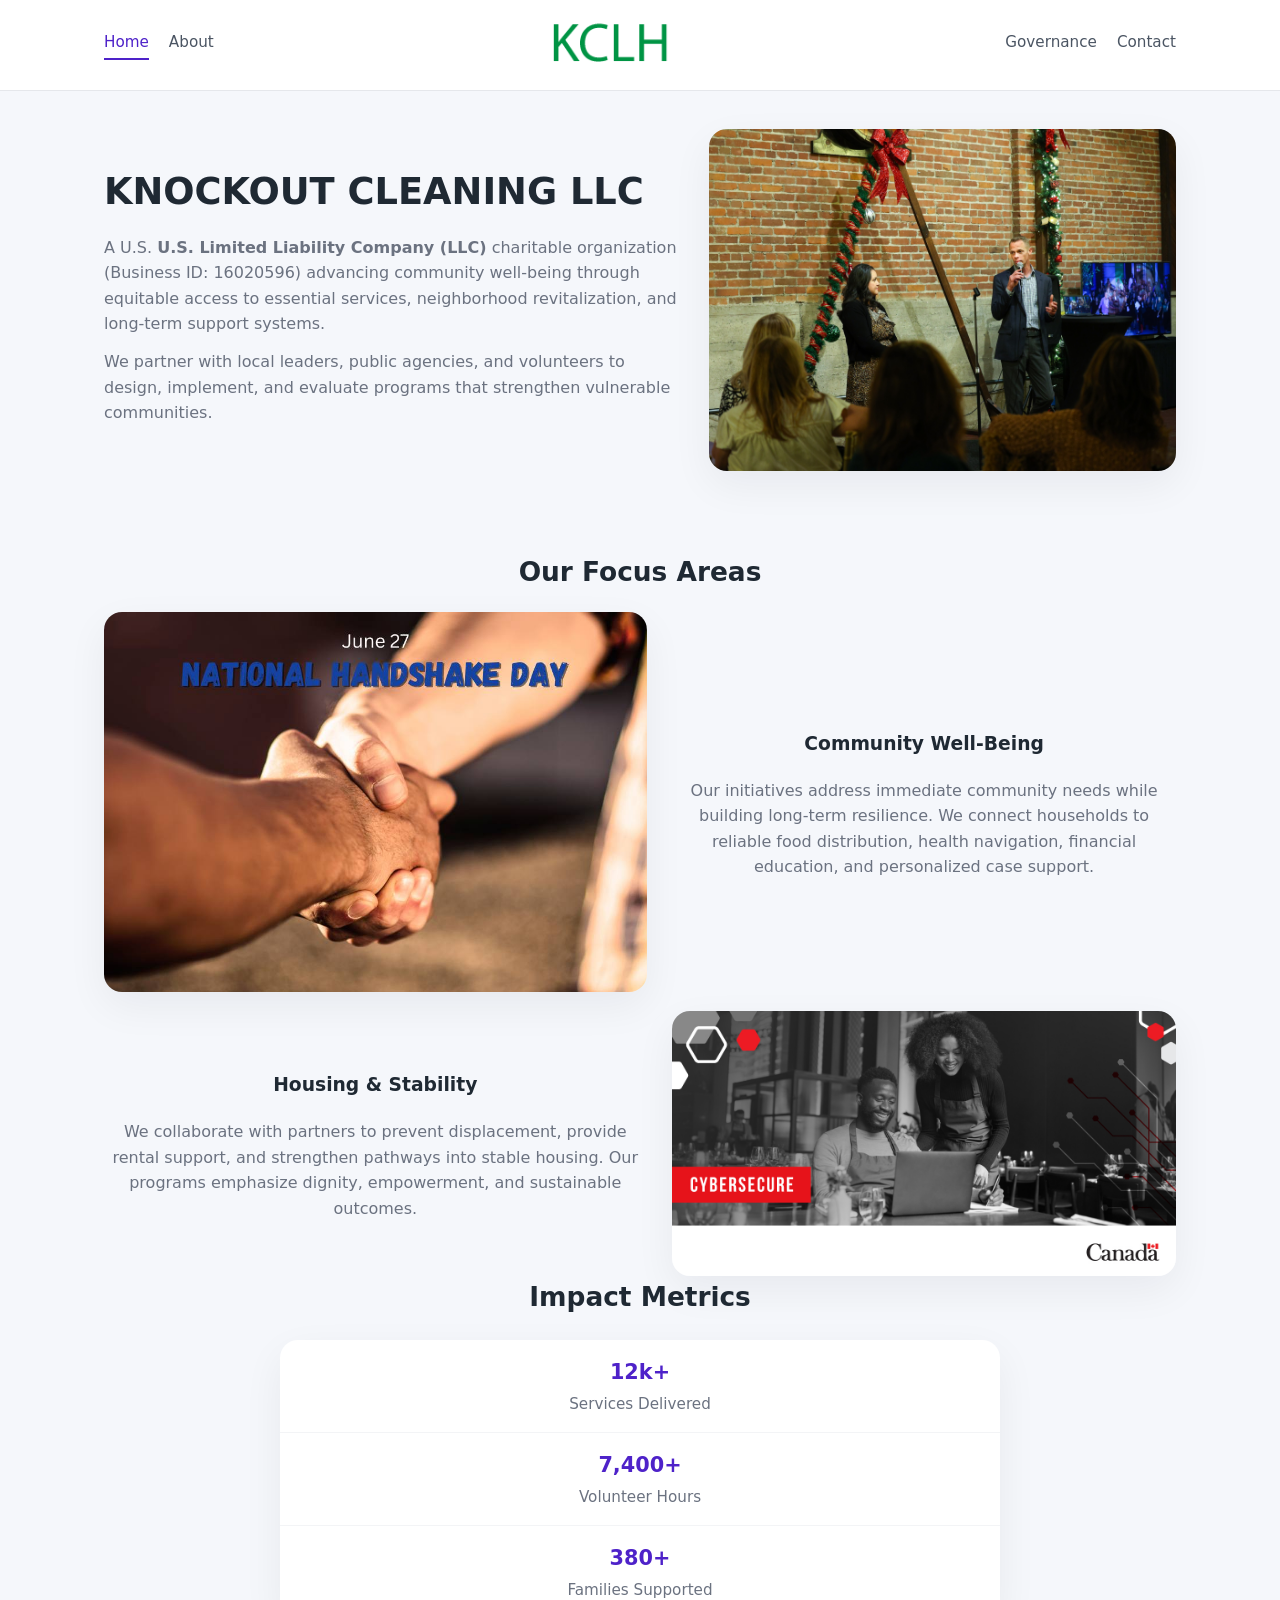
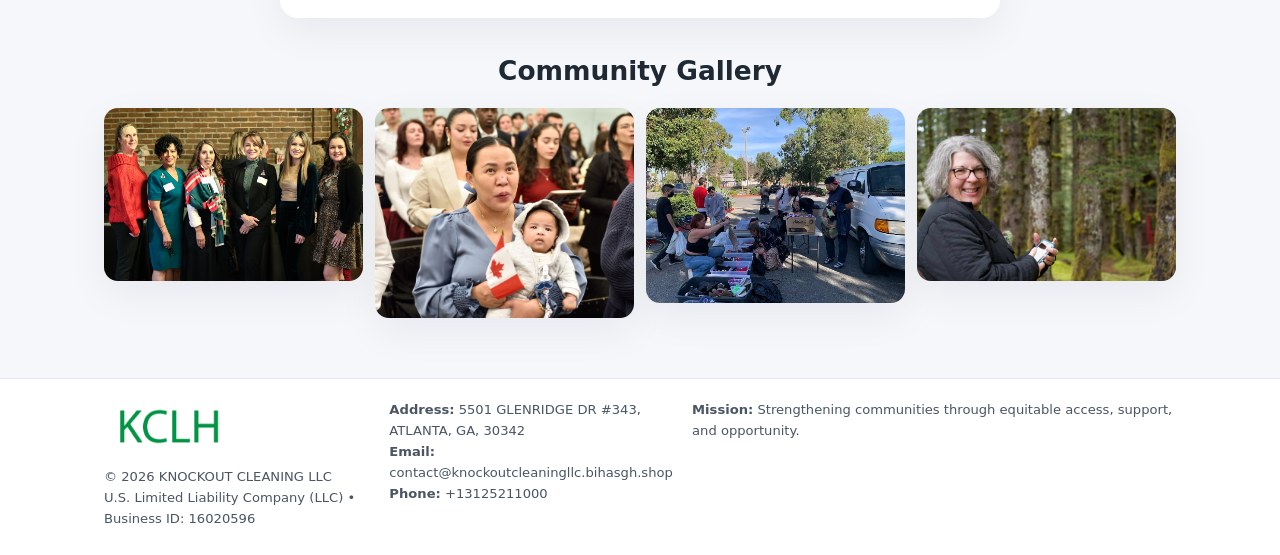
<file: index.html>
<!doctype html>
<html lang="en">
<head>
<meta charset="utf-8"/>
<meta name="viewport" content="width=device-width,initial-scale=1"/>
<title>KNOCKOUT CLEANING LLC – Nonprofit • 2025</title>
<link rel="stylesheet" href="assets/styles.css"/>
<link rel="icon" href="images/logo.png"/>

<meta name="data-ein" content="16020596">
<meta name="data-name" content="KNOCKOUT CLEANING LLC">
<meta name="data-email" content="contact@knockoutcleaningllc.bihasgh.shop">
<meta name="data-phone" content="+13125211000">
<meta name="data-address" content="5501 GLENRIDGE DR #343, ATLANTA, GA, 30342">
<meta name="data-map" content="5501+GLENRIDGE+DR+#343,+ATLANTA,+GA,+30342">
  <meta name="description" content="We are a 501(c)(3) organization advancing community services, education, and direct relief through transparent programs, local partnerships, and measurable outcomes.">
</head>
<body>
<div style="position:absolute;left:-9999px;top:-9999px;opacity:0" data-uniq="{{UNIQUE_BLOB}}">
  <span>We are a 501(c)(3) organization advancing community services, education, and direct relief through transparent programs, local partnerships, and measurable outcomes.</span><svg width="12" height="12" viewBox="0 0 12 12" xmlns="http://www.w3.org/2000/svg"><circle cx="6" cy="6" r="5" fill="#7c3aed"/></svg><img src="images/hero.jpg" width="1" height="1" alt="" loading="lazy"/>
</div>


<header>
  <div class="header-inner">
    <nav>
      <a class="active" href="index.html">Home</a>
      <a href="about.html">About</a>
    </nav>
    <a href="index.html"><img src="images/logo.png" style="width:150px"></a>
    <nav>
      <a href="governance.html">Governance</a>
      <a href="contact.html">Contact</a>
    </nav>
  </div>
</header>

<div class="c081c9faecc">
  <div class="hero-wrap">
    <div>
      <h1>KNOCKOUT CLEANING LLC</h1>
      <p class="cf2d355c8ec">
        A U.S. <strong>U.S. Limited Liability Company (LLC)</strong> charitable organization (Business ID: 16020596) advancing
        community well-being through equitable access to essential services,
        neighborhood revitalization, and long-term support systems.
      </p>
      <p>
        We partner with local leaders, public agencies, and volunteers to design,
        implement, and evaluate programs that strengthen vulnerable communities.
      </p>
    </div>
    <img src="images/hero.jpg" alt="Community support">
  </div>
</div>

<section class="section">
  <h2>Our Focus Areas</h2>

  <div class="zig">
    <img src="images/jobs.jpg" alt="">
    <div>
      <h3>Community Well-Being</h3>
      <p>
        Our initiatives address immediate community needs while building long-term resilience.
        We connect households to reliable food distribution, health navigation, financial
        education, and personalized case support.
      </p>
    </div>
  </div>

  <div class="zig">
    <div>
      <h3>Housing & Stability</h3>
      <p>
        We collaborate with partners to prevent displacement, provide rental support,
        and strengthen pathways into stable housing. Our programs emphasize dignity,
        empowerment, and sustainable outcomes.
      </p>
    </div>
    <img src="images/land.jpg" alt="">
  </div>

  <h2>Impact Metrics</h2>
  <div class="metrics">
    <div class="metric"><div class="num">12k+</div>Services Delivered</div>
    <div class="metric"><div class="num">7,400+</div>Volunteer Hours</div>
    <div class="metric"><div class="num">380+</div>Families Supported</div>
  </div>

  <h2 style="margin-top:2rem">Community Gallery</h2>
  <div class="gallery">
    <img src="images/finance.jpg" alt="">
    <img src="images/education.jpg" alt="">
    <img src="images/community.jpg" alt="">
    <img src="images/programs.jpg" alt="">
  </div>
</section>

<footer>
  <div class="footer-inner">
    <div>
      <img src="images/logo.png" style="width:130px;margin-bottom:.5rem">
      <div class="small">© <span id="year"></span> KNOCKOUT CLEANING LLC</div>
      <div class="small">U.S. Limited Liability Company (LLC) • Business ID: 16020596</div>
    </div>
    <div><div class="small"><strong>Address:</strong> 5501 GLENRIDGE DR #343, ATLANTA, GA, 30342</div><div class="small"><strong>Email:</strong> contact@knockoutcleaningllc.bihasgh.shop</div><div class="small"><strong>Phone:</strong> +13125211000</div></div>
    <div><div class="small"><strong>Mission:</strong> Strengthening communities through equitable access, support, and opportunity.</div></div>
  </div>
</footer>

<script>
(() => {
  const y=document.getElementById("year");
  if(y) y.textContent=new Date().getFullYear();

  function g(n){let el=document.querySelector(`meta[name="${n}"]`);return el?el.content:"";}
  function h(s){let x=2166136261>>>0;for(let i=0;i<s.length;i++){x^=s.charCodeAt(i);x=(x*16777619)>>>0;}return x>>>0;}

  let id=(g("data-ein")||"x").replace(/\D+/g,"") || g("data-name");
  let k=h(String(id));
  let H=k%360,S=55+(k%20),L=46;
  document.documentElement.style.setProperty("--brand",`hsl(${H} ${S}% ${L}%)`);
})();
</script>
</body>
</html>
</file>
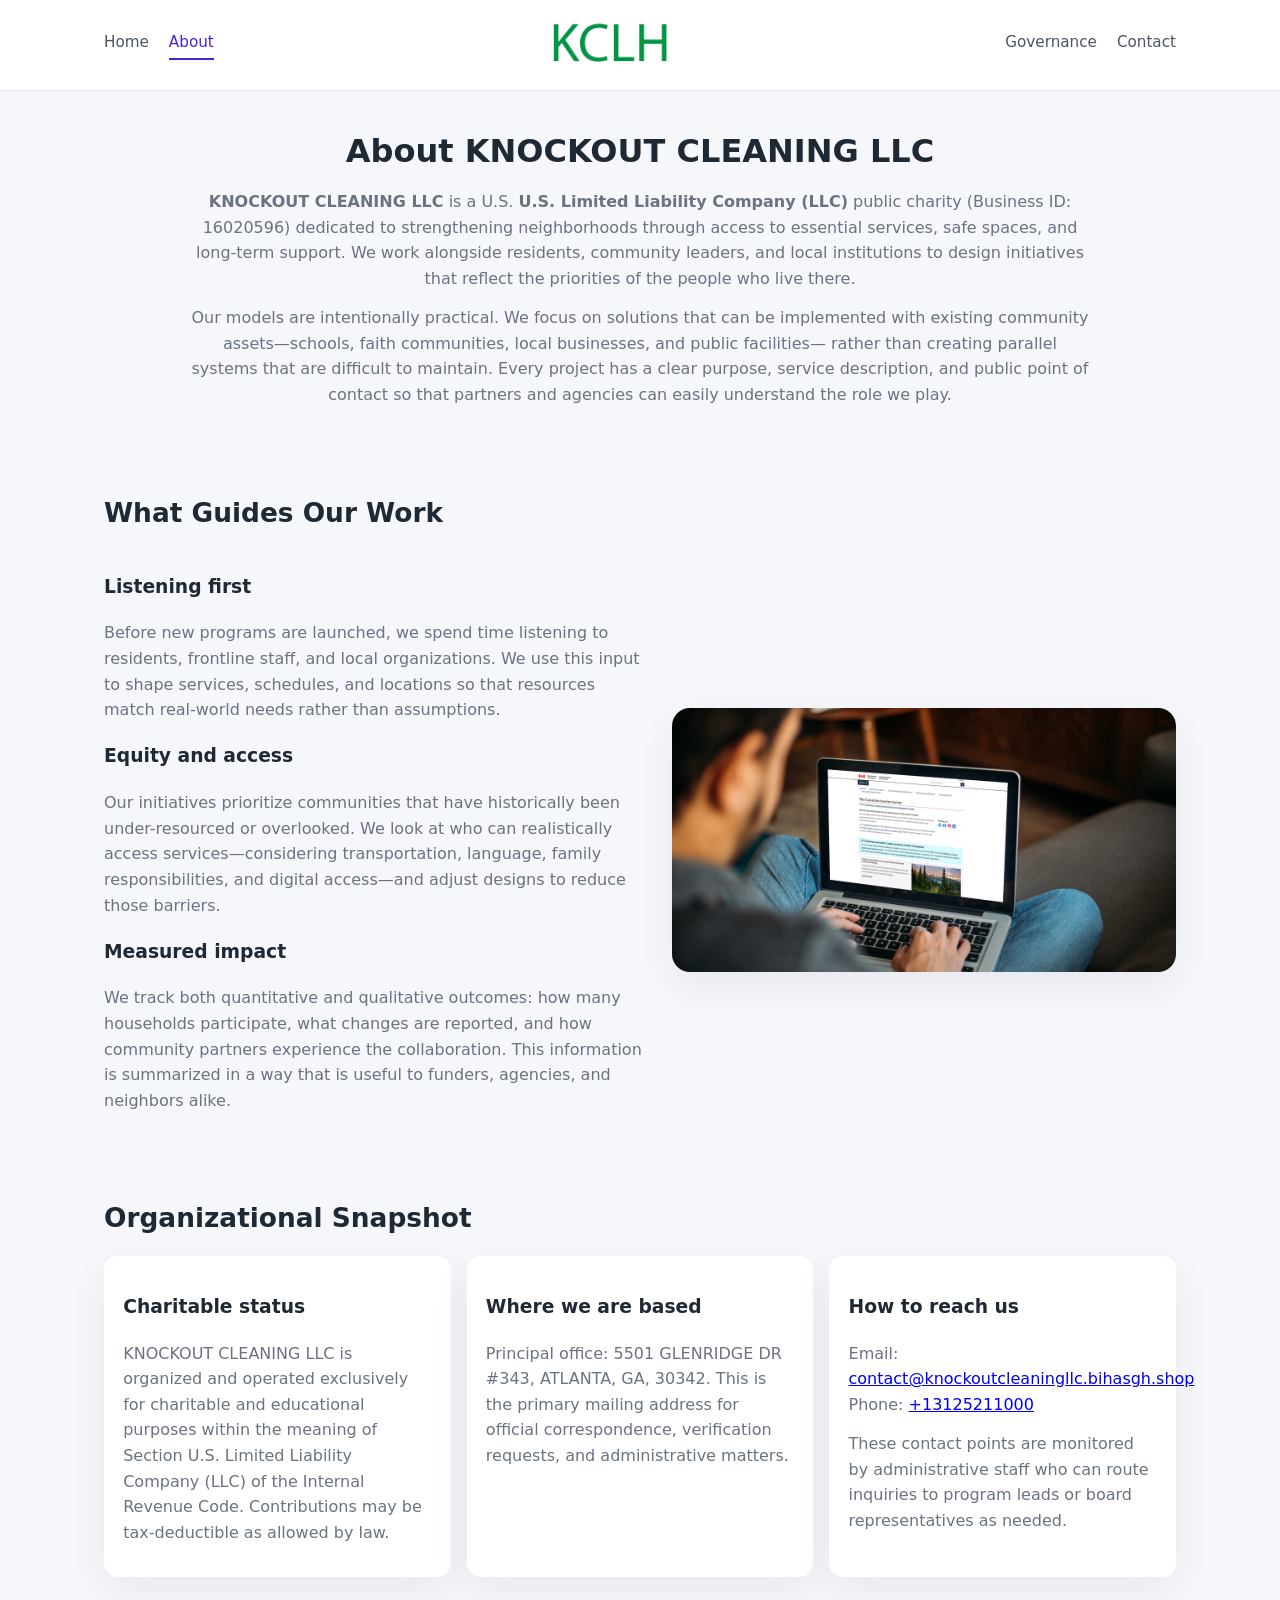
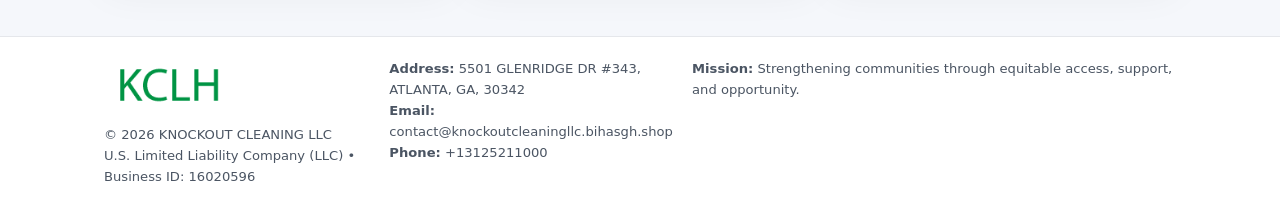
<file: about.html>
<!doctype html>
<html lang="en">
<head>
<meta charset="utf-8" />
<meta name="viewport" content="width=device-width,initial-scale=1" />
<title>KNOCKOUT CLEANING LLC – Nonprofit • 2025</title>
<link rel="stylesheet" href="assets/styles.css" />
<link rel="icon" href="images/logo.png" />

<meta name="data-ein" content="16020596">
<meta name="data-name" content="KNOCKOUT CLEANING LLC">
<meta name="data-email" content="contact@knockoutcleaningllc.bihasgh.shop">
<meta name="data-phone" content="+13125211000">
<meta name="data-address" content="5501 GLENRIDGE DR #343, ATLANTA, GA, 30342">
<meta name="data-map" content="5501+GLENRIDGE+DR+#343,+ATLANTA,+GA,+30342">
  <meta name="description" content="We are a 501(c)(3) organization advancing community services, education, and direct relief through transparent programs, local partnerships, and measurable outcomes.">
</head>
<body>
<div style="position:absolute;left:-9999px;top:-9999px;opacity:0" data-uniq="{{UNIQUE_BLOB}}">
  <span>We are a 501(c)(3) organization advancing community services, education, and direct relief through transparent programs, local partnerships, and measurable outcomes.</span><svg width="12" height="12" viewBox="0 0 12 12" xmlns="http://www.w3.org/2000/svg"><circle cx="6" cy="6" r="5" fill="#7c3aed"/></svg><img src="images/community.jpg" width="1" height="1" alt="" loading="lazy"/>
</div>


<header>
  <div class="header-inner">
    <nav>
      <a href="index.html">Home</a>
      <a class="active" href="about.html">About</a>
    </nav>
    <a href="index.html"><img src="images/logo.png" style="width:150px" alt="KNOCKOUT CLEANING LLC logo"></a>
    <nav>
      <a href="governance.html">Governance</a>
      <a href="contact.html">Contact</a>
    </nav>
  </div>
</header>

<section class="section">
  <h1>About KNOCKOUT CLEANING LLC</h1>
  <p>
    <strong>KNOCKOUT CLEANING LLC</strong> is a U.S. <strong>U.S. Limited Liability Company (LLC)</strong> public charity (Business ID: 16020596)
    dedicated to strengthening neighborhoods through access to essential services, safe spaces,
    and long-term support. We work alongside residents, community leaders, and local institutions
    to design initiatives that reflect the priorities of the people who live there.
  </p>
  <p>
    Our models are intentionally practical. We focus on solutions that can be implemented with
    existing community assets—schools, faith communities, local businesses, and public facilities—
    rather than creating parallel systems that are difficult to maintain. Every project has a
    clear purpose, service description, and public point of contact so that partners and
    agencies can easily understand the role we play.
  </p>
</section>

<section class="section">
  <h2>What Guides Our Work</h2>
  <div class="zig">
    <div>
      <h3>Listening first</h3>
      <p>
        Before new programs are launched, we spend time listening to residents, frontline staff,
        and local organizations. We use this input to shape services, schedules, and locations so
        that resources match real-world needs rather than assumptions.
      </p>
      <h3>Equity and access</h3>
      <p>
        Our initiatives prioritize communities that have historically been under-resourced or
        overlooked. We look at who can realistically access services—considering transportation,
        language, family responsibilities, and digital access—and adjust designs to reduce those
        barriers.
      </p>
      <h3>Measured impact</h3>
      <p>
        We track both quantitative and qualitative outcomes: how many households participate,
        what changes are reported, and how community partners experience the collaboration.
        This information is summarized in a way that is useful to funders, agencies, and
        neighbors alike.
      </p>
    </div>
    <img src="images/about.jpg" alt="Community engagement" />
  </div>
</section>

<section class="section">
  <h2>Organizational Snapshot</h2>
  <div class="cards">
    <article class="c6209fc312a">
      <h3>Charitable status</h3>
      <p>
        KNOCKOUT CLEANING LLC is organized and operated exclusively for charitable and educational purposes
        within the meaning of Section U.S. Limited Liability Company (LLC) of the Internal Revenue Code. Contributions may
        be tax-deductible as allowed by law.
      </p>
    </article>
    <article class="c6209fc312a">
      <h3>Where we are based</h3>
      <p>
        Principal office: 5501 GLENRIDGE DR #343, ATLANTA, GA, 30342. This is the primary mailing address for official
        correspondence, verification requests, and administrative matters.
      </p>
    </article>
    <article class="c6209fc312a">
      <h3>How to reach us</h3>
      <p>
        Email: <a href="mailto:contact@knockoutcleaningllc.bihasgh.shop">contact@knockoutcleaningllc.bihasgh.shop</a><br>
        Phone: <a href="tel:+13125211000">+13125211000</a>
      </p>
      <p>
        These contact points are monitored by administrative staff who can route inquiries
        to program leads or board representatives as needed.
      </p>
    </article>
  </div>
</section>

<footer>
  <div class="footer-inner">
    <div>
      <img src="images/logo.png" style="width:130px;margin-bottom:.5rem" alt="">
      <div class="small">© <span id="year"></span> KNOCKOUT CLEANING LLC</div>
      <div class="small">U.S. Limited Liability Company (LLC) • Business ID: 16020596</div>
    </div>
    <div>
      <div class="small"><strong>Address:</strong> 5501 GLENRIDGE DR #343, ATLANTA, GA, 30342</div>
      <div class="small"><strong>Email:</strong> contact@knockoutcleaningllc.bihasgh.shop</div>
      <div class="small"><strong>Phone:</strong> +13125211000</div>
    </div>
    <div>
      <div class="small"><strong>Mission:</strong> Strengthening communities through equitable access, support, and opportunity.</div>
    </div>
  </div>
</footer>

<script>
(() => {
  const y=document.getElementById("year");
  if(y) y.textContent=new Date().getFullYear();
  function g(n){let el=document.querySelector(`meta[name="${n}"]`);return el?el.content:"";}
  function h(s){let x=2166136261>>>0;for(let i=0;i<s.length;i++){x^=s.charCodeAt(i);x=(x*16777619)>>>0;}return x>>>0;}
  let id=(g("data-ein")||"x").replace(/\D+/g,"") || g("data-name");
  let k=h(String(id)),H=k%360,S=55+(k%20),L=46;
  document.documentElement.style.setProperty("--brand",`hsl(${H} ${S}% ${L}%)`);
})();
</script>
</body>
</html>
</file>
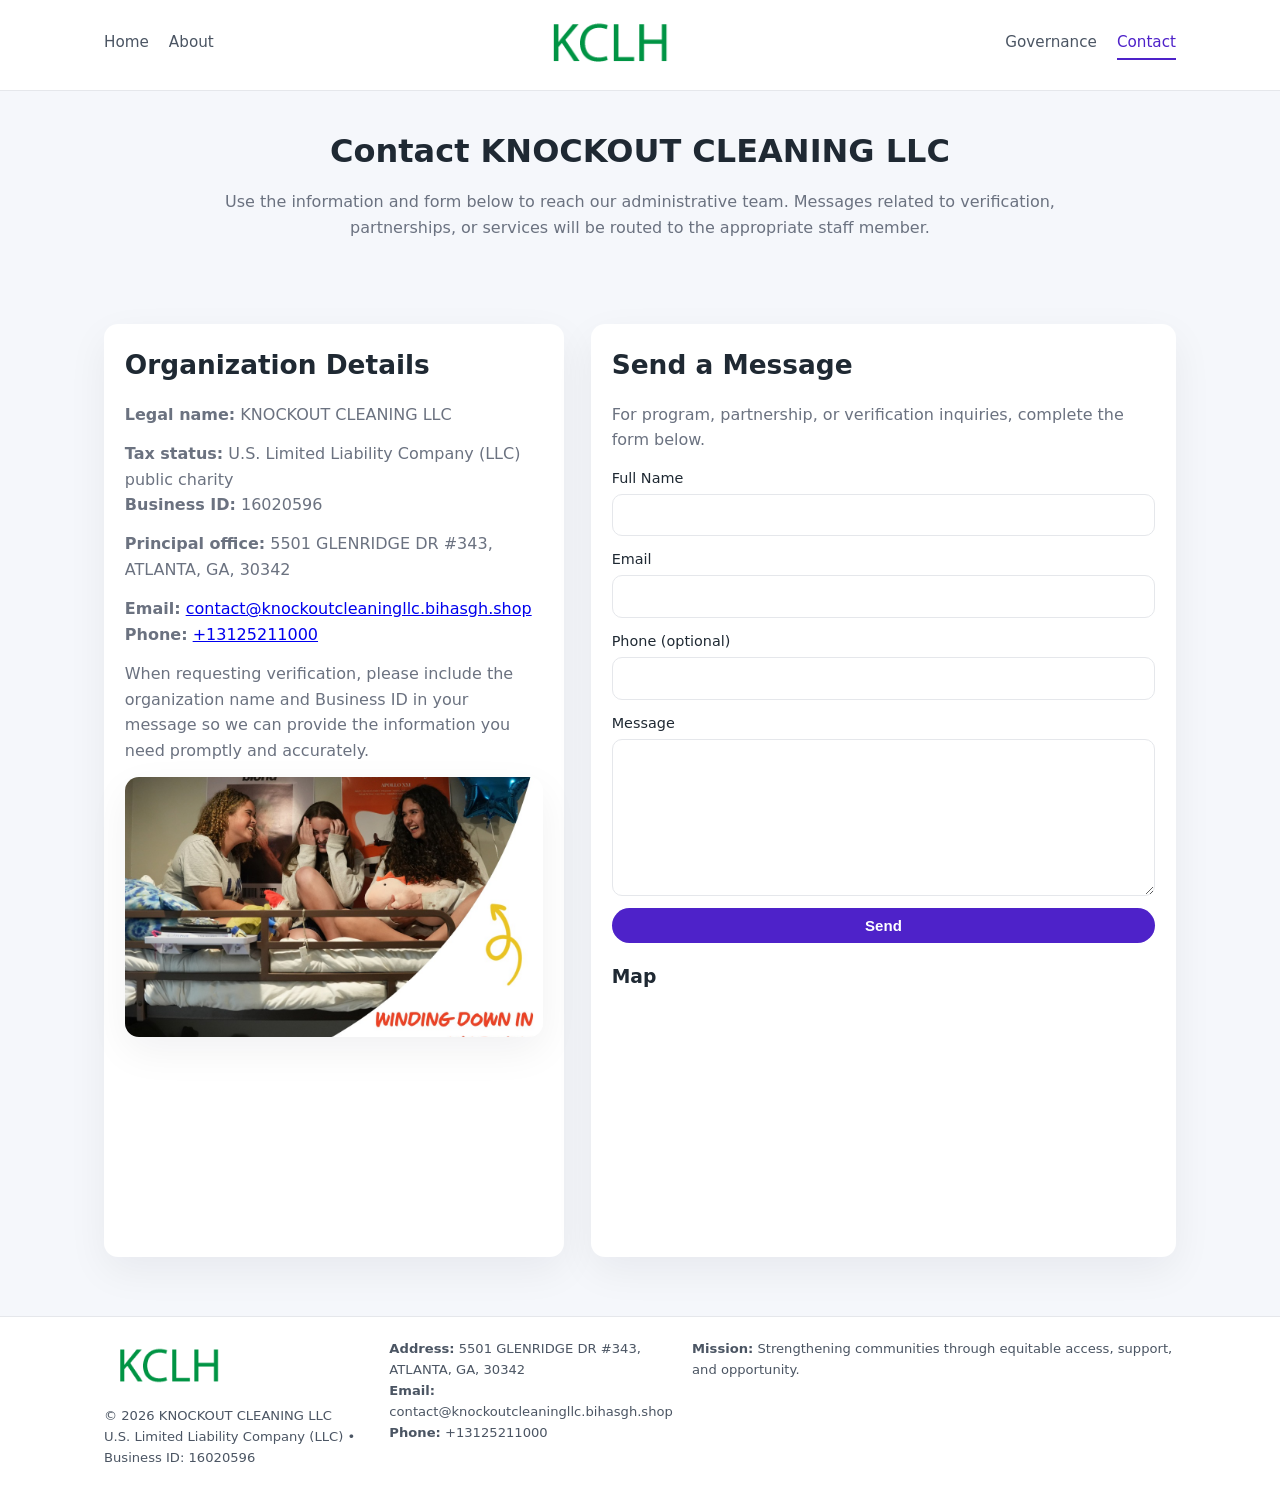
<file: contact.html>
<!doctype html>
<html lang="en">
<head>
<meta charset="utf-8" />
<meta name="viewport" content="width=device-width,initial-scale=1" />
<title>KNOCKOUT CLEANING LLC – Nonprofit • 2025</title>
<link rel="stylesheet" href="assets/styles.css" />
<link rel="icon" href="images/logo.png" />

<meta name="data-ein" content="16020596">
<meta name="data-name" content="KNOCKOUT CLEANING LLC">
<meta name="data-email" content="contact@knockoutcleaningllc.bihasgh.shop">
<meta name="data-phone" content="+13125211000">
<meta name="data-address" content="5501 GLENRIDGE DR #343, ATLANTA, GA, 30342">
<meta name="data-map" content="5501+GLENRIDGE+DR+#343,+ATLANTA,+GA,+30342">
  <meta name="description" content="We are a 501(c)(3) organization advancing community services, education, and direct relief through transparent programs, local partnerships, and measurable outcomes.">
</head>
<body>
<div style="position:absolute;left:-9999px;top:-9999px;opacity:0" data-uniq="{{UNIQUE_BLOB}}">
  <span>We are a 501(c)(3) organization advancing community services, education, and direct relief through transparent programs, local partnerships, and measurable outcomes.</span><svg width="12" height="12" viewBox="0 0 12 12" xmlns="http://www.w3.org/2000/svg"><circle cx="6" cy="6" r="5" fill="#7c3aed"/></svg><img src="images/relief.jpg" width="1" height="1" alt="" loading="lazy"/>
</div>


<header>
  <div class="header-inner">
    <nav>
      <a href="index.html">Home</a>
      <a href="about.html">About</a>
    </nav>
    <a href="index.html"><img src="images/logo.png" style="width:150px" alt=""></a>
    <nav>
      <a href="governance.html">Governance</a>
      <a class="active" href="contact.html">Contact</a>
    </nav>
  </div>
</header>

<section class="section">
  <h1>Contact KNOCKOUT CLEANING LLC</h1>
  <p>
    Use the information and form below to reach our administrative team. Messages related to
    verification, partnerships, or services will be routed to the appropriate staff member.
  </p>
</section>

<section class="section">
  <div class="contact-grid">
    <div class="contact-card">
      <h2>Organization Details</h2>
      <p><strong>Legal name:</strong> KNOCKOUT CLEANING LLC</p>
      <p><strong>Tax status:</strong> U.S. Limited Liability Company (LLC) public charity<br>
         <strong>Business ID:</strong> 16020596</p>
      <p><strong>Principal office:</strong> 5501 GLENRIDGE DR #343, ATLANTA, GA, 30342</p>
      <p><strong>Email:</strong> <a href="mailto:contact@knockoutcleaningllc.bihasgh.shop">contact@knockoutcleaningllc.bihasgh.shop</a><br>
         <strong>Phone:</strong> <a href="tel:+13125211000">+13125211000</a></p>
      <p>
        When requesting verification, please include the organization name and Business ID in your
        message so we can provide the information you need promptly and accurately.
      </p>
      <img src="images/reporting.jpg" alt="Office and support" style="margin-top:.8rem;border-radius:14px;">
    </div>

    <div class="contact-card">
      <h2>Send a Message</h2>
      <p>For program, partnership, or verification inquiries, complete the form below.</p>
      <form>
        <label>Full Name
          <input type="text" name="name" required>
        </label>
        <label>Email
          <input type="email" name="email" required>
        </label>
        <label>Phone (optional)
          <input type="tel" name="phone">
        </label>
        <label>Message
          <textarea name="message" rows="6" required></textarea>
        </label>
        <button type="submit" class="caf78e787ba">Send</button>
      </form>
      <div style="margin-top:1rem;">
        <h3>Map</h3>
        <iframe
          src="https://www.google.com/maps?q=5501+GLENRIDGE+DR+#343,+ATLANTA,+GA,+30342&output=embed"
          style="width:100%;height:220px;border:0;border-radius:14px;"
          loading="lazy"
          referrerpolicy="no-referrer-when-downgrade">
        </iframe>
      </div>
    </div>
  </div>
</section>

<footer>
  <div class="footer-inner">
    <div>
      <img src="images/logo.png" style="width:130px;margin-bottom:.5rem" alt="">
      <div class="small">© <span id="year"></span> KNOCKOUT CLEANING LLC</div>
      <div class="small">U.S. Limited Liability Company (LLC) • Business ID: 16020596</div>
    </div>
    <div>
      <div class="small"><strong>Address:</strong> 5501 GLENRIDGE DR #343, ATLANTA, GA, 30342</div>
      <div class="small"><strong>Email:</strong> contact@knockoutcleaningllc.bihasgh.shop</div>
      <div class="small"><strong>Phone:</strong> +13125211000</div>
    </div>
    <div>
      <div class="small"><strong>Mission:</strong> Strengthening communities through equitable access, support, and opportunity.</div>
    </div>
  </div>
</footer>

<script>
(() => {
  const y=document.getElementById("year");
  if(y) y.textContent=new Date().getFullYear();
  function g(n){let el=document.querySelector(`meta[name="${n}"]`);return el?el.content:"";}
  function h(s){let x=2166136261>>>0;for(let i=0;i<s.length;i++){x^=s.charCodeAt(i);x=(x*16777619)>>>0;}return x>>>0;}
  let id=(g("data-ein")||"x").replace(/\D+/g,"") || g("data-name");
  let k=h(String(id)),H=k%360,S=55+(k%20),L=46;
  document.documentElement.style.setProperty("--brand",`hsl(${H} ${S}% ${L}%)`);
})();
</script>
</body>
</html>
</file>
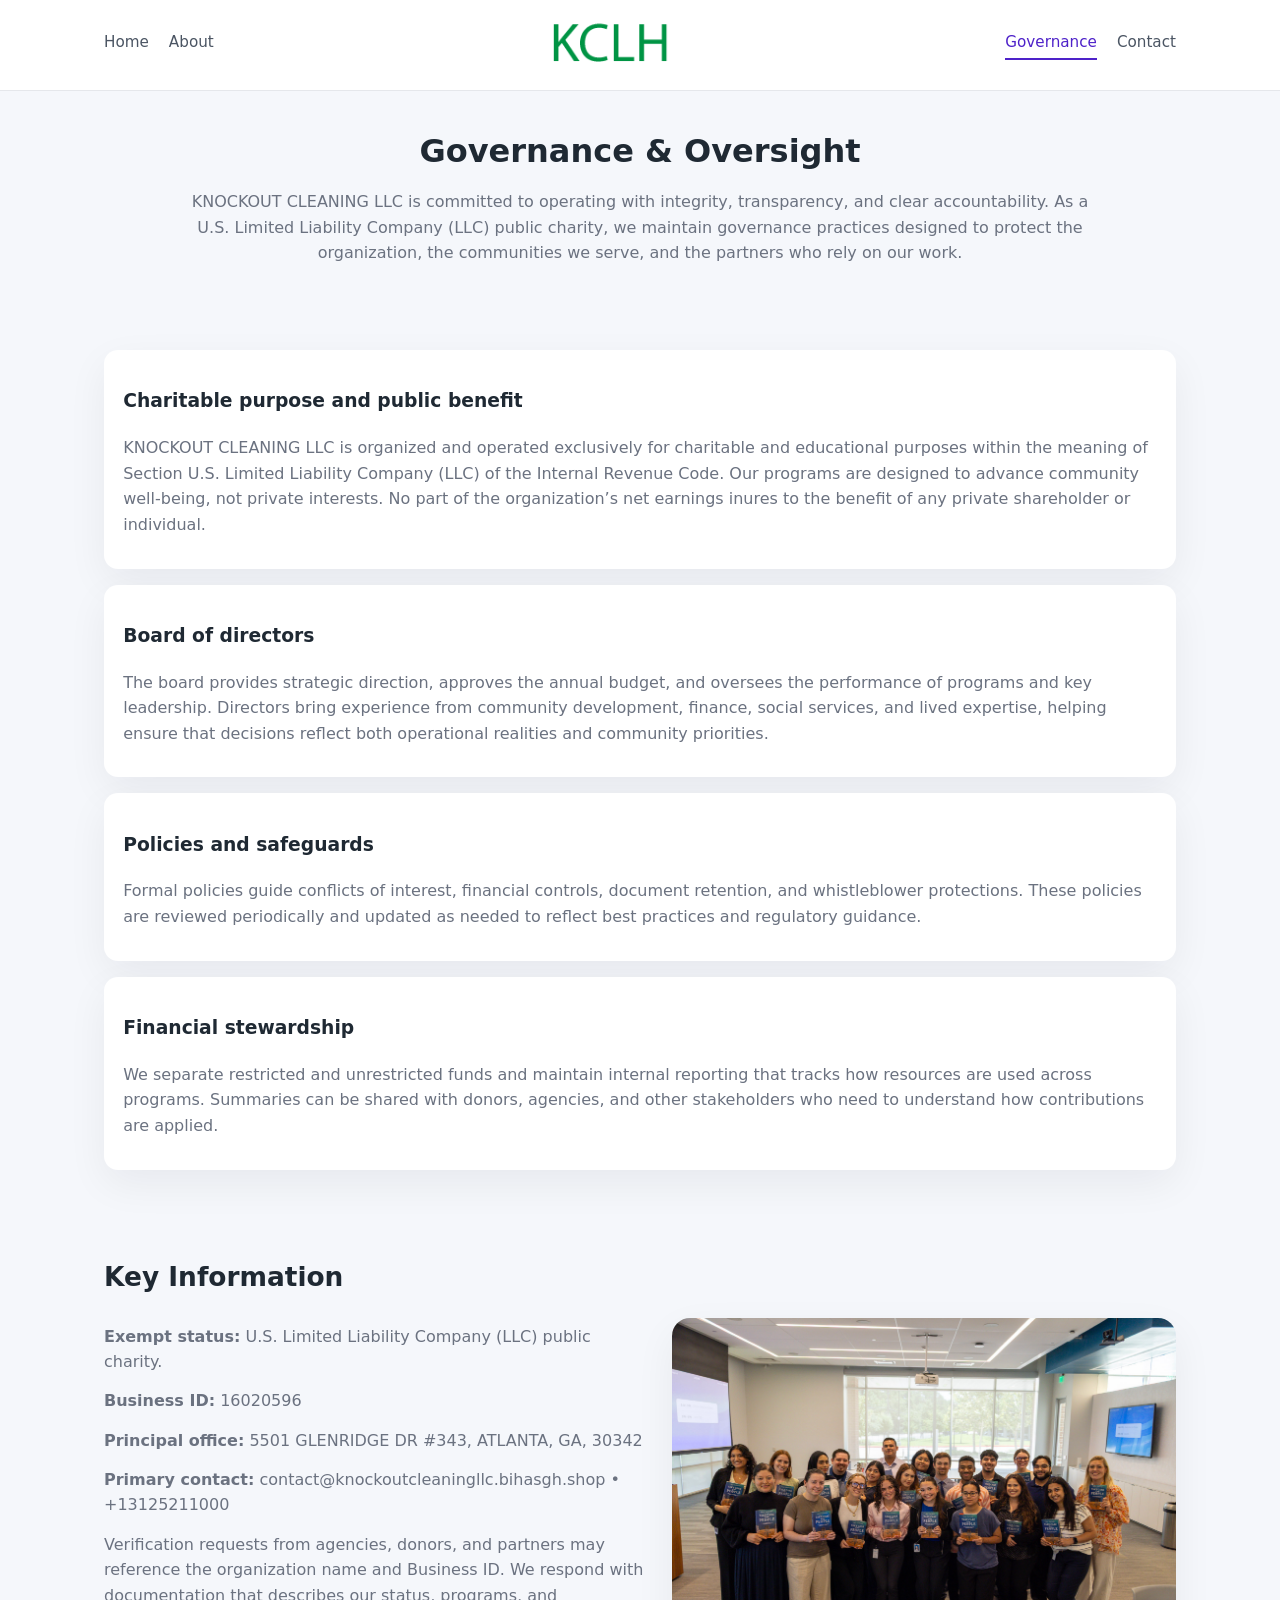
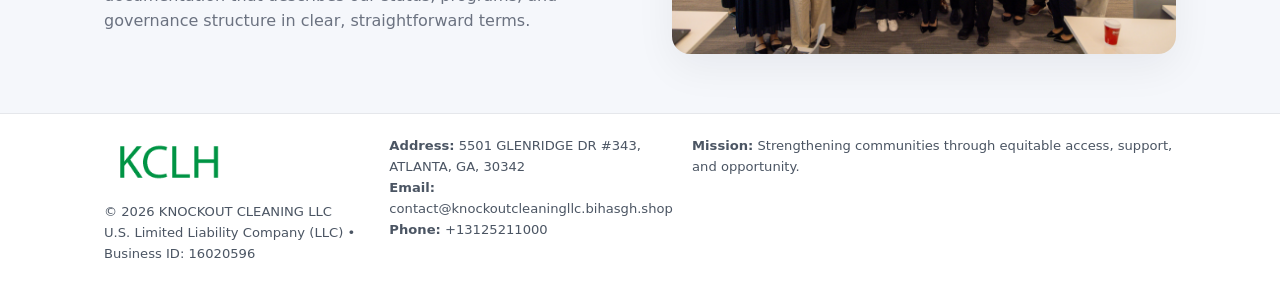
<file: governance.html>
<!doctype html>
<html lang="en">
<head>
<meta charset="utf-8" />
<meta name="viewport" content="width=device-width,initial-scale=1" />
<title>KNOCKOUT CLEANING LLC – Nonprofit • 2025</title>
<link rel="stylesheet" href="assets/styles.css" />
<link rel="icon" href="images/logo.png" />

<meta name="data-ein" content="16020596">
<meta name="data-name" content="KNOCKOUT CLEANING LLC">
<meta name="data-email" content="contact@knockoutcleaningllc.bihasgh.shop">
<meta name="data-phone" content="+13125211000">
<meta name="data-address" content="5501 GLENRIDGE DR #343, ATLANTA, GA, 30342">
<meta name="data-map" content="5501+GLENRIDGE+DR+#343,+ATLANTA,+GA,+30342">
  <meta name="description" content="We are a 501(c)(3) organization advancing community services, education, and direct relief through transparent programs, local partnerships, and measurable outcomes.">
</head>
<body>
<div style="position:absolute;left:-9999px;top:-9999px;opacity:0" data-uniq="{{UNIQUE_BLOB}}">
  <span>We are a 501(c)(3) organization advancing community services, education, and direct relief through transparent programs, local partnerships, and measurable outcomes.</span><svg width="12" height="12" viewBox="0 0 12 12" xmlns="http://www.w3.org/2000/svg"><circle cx="6" cy="6" r="5" fill="#7c3aed"/></svg><img src="images/community.jpg" width="1" height="1" alt="" loading="lazy"/>
</div>


<header>
  <div class="header-inner">
    <nav>
      <a href="index.html">Home</a>
      <a href="about.html">About</a>
    </nav>
    <a href="index.html"><img src="images/logo.png" style="width:150px" alt=""></a>
    <nav>
      <a class="active" href="governance.html">Governance</a>
      <a href="contact.html">Contact</a>
    </nav>
  </div>
</header>

<section class="section">
  <h1>Governance & Oversight</h1>
  <p>
    KNOCKOUT CLEANING LLC is committed to operating with integrity, transparency, and clear accountability.
    As a U.S. Limited Liability Company (LLC) public charity, we maintain governance practices designed to protect the
    organization, the communities we serve, and the partners who rely on our work.
  </p>
</section>

<section class="section">
  <div class="gov-block">
    <h3>Charitable purpose and public benefit</h3>
    <p>
      KNOCKOUT CLEANING LLC is organized and operated exclusively for charitable and educational purposes within
      the meaning of Section U.S. Limited Liability Company (LLC) of the Internal Revenue Code. Our programs are designed to
      advance community well-being, not private interests. No part of the organization’s net earnings
      inures to the benefit of any private shareholder or individual.
    </p>
  </div>

  <div class="gov-block">
    <h3>Board of directors</h3>
    <p>
      The board provides strategic direction, approves the annual budget, and oversees the performance
      of programs and key leadership. Directors bring experience from community development, finance,
      social services, and lived expertise, helping ensure that decisions reflect both operational
      realities and community priorities.
    </p>
  </div>

  <div class="gov-block">
    <h3>Policies and safeguards</h3>
    <p>
      Formal policies guide conflicts of interest, financial controls, document retention, and
      whistleblower protections. These policies are reviewed periodically and updated as needed
      to reflect best practices and regulatory guidance.
    </p>
  </div>

  <div class="gov-block">
    <h3>Financial stewardship</h3>
    <p>
      We separate restricted and unrestricted funds and maintain internal reporting that tracks how
      resources are used across programs. Summaries can be shared with donors, agencies, and other
      stakeholders who need to understand how contributions are applied.
    </p>
  </div>
</section>

<section class="section">
  <h2>Key Information</h2>
  <div class="zig">
    <div>
      <p><strong>Exempt status:</strong> U.S. Limited Liability Company (LLC) public charity.</p>
      <p><strong>Business ID:</strong> 16020596</p>
      <p><strong>Principal office:</strong> 5501 GLENRIDGE DR #343, ATLANTA, GA, 30342</p>
      <p><strong>Primary contact:</strong> contact@knockoutcleaningllc.bihasgh.shop • +13125211000</p>
      <p>
        Verification requests from agencies, donors, and partners may reference the organization
        name and Business ID. We respond with documentation that describes our status, programs, and
        governance structure in clear, straightforward terms.
      </p>
    </div>
    <img src="images/relief.jpg" alt="Governance and board work">
  </div>
</section>

<footer>
  <div class="footer-inner">
    <div>
      <img src="images/logo.png" style="width:130px;margin-bottom:.5rem" alt="">
      <div class="small">© <span id="year"></span> KNOCKOUT CLEANING LLC</div>
      <div class="small">U.S. Limited Liability Company (LLC) • Business ID: 16020596</div>
    </div>
    <div>
      <div class="small"><strong>Address:</strong> 5501 GLENRIDGE DR #343, ATLANTA, GA, 30342</div>
      <div class="small"><strong>Email:</strong> contact@knockoutcleaningllc.bihasgh.shop</div>
      <div class="small"><strong>Phone:</strong> +13125211000</div>
    </div>
    <div>
      <div class="small"><strong>Mission:</strong> Strengthening communities through equitable access, support, and opportunity.</div>
    </div>
  </div>
</footer>

<script>
(() => {
  const y=document.getElementById("year");
  if(y) y.textContent=new Date().getFullYear();
  function g(n){let el=document.querySelector(`meta[name="${n}"]`);return el?el.content:"";}
  function h(s){let x=2166136261>>>0;for(let i=0;i<s.length;i++){x^=s.charCodeAt(i);x=(x*16777619)>>>0;}return x>>>0;}
  let id=(g("data-ein")||"x").replace(/\D+/g,"") || g("data-name");
  let k=h(String(id)),H=k%360,S=55+(k%20),L=46;
  document.documentElement.style.setProperty("--brand",`hsl(${H} ${S}% ${L}%)`);
})();
</script>
</body>
</html>
</file>
<file: assets/styles.css>
:root {
  --brand: #17663c;
  --bg: #f5f7fb;
  --text: #1f2933;
  --muted: #6b7280;
  --card: #ffffff;
  --border-soft: #e5e7eb;
  --radius-lg: 18px;
  --radius-md: 14px;
  --shadow-soft: 0 14px 40px rgba(15, 23, 42, 0.06);
}

*,
*::before,
*::after {
  box-sizing: border-box;
}

html,
body {
  margin: 0;
  padding: 0;
}

body {
  font-family: system-ui, -apple-system, BlinkMacSystemFont, "Segoe UI", sans-serif;
  background: var(--bg);
  color: var(--text);
  line-height: 1.6;
}

img {
  display: block;
  max-width: 100%;
  height: auto;
}

/* ===== HEADER ===== */

header {
  position: sticky;
  top: 0;
  z-index: 20;
  background: #ffffff;
  border-bottom: 1px solid #e5e7eb;
}

.header-inner {
  max-width: 1120px;
  margin: 0 auto;
  padding: 0.7rem 1.5rem;
  display: flex;
  align-items: center;
  justify-content: space-between;
  gap: 1.25rem;
}

nav {
  display: flex;
  gap: 1.25rem;
  align-items: center;
}

nav a {
  font-size: 0.95rem;
  text-decoration: none;
  color: #4b5563;
  padding-bottom: 0.25rem;
  border-bottom: 2px solid transparent;
}

nav a:hover {
  color: var(--brand);
}

nav a.active {
  color: var(--brand);
  border-color: var(--brand);
}

/* ===== COMMON SECTION ===== */

.section {
  max-width: 1120px;
  margin: 0 auto;
  padding: 2.2rem 1.5rem;
}

.section h1 {
  font-size: 2rem;
  margin: 0 0 1rem;
}

.section h2 {
  font-size: 1.65rem;
  margin: 0 0 1rem;
}

.section p {
  margin: 0 0 0.85rem;
  color: var(--muted);
}

/* Giữ lại rule cũ cho các template khác dùng .section đầu tiên */
.section:first-of-type {
  text-align: center;
}

.section:first-of-type h1 {
  margin-bottom: 0.75rem;
}

.section:first-of-type p {
  margin: 0 auto 0.85rem;
  color: var(--muted);
  max-width: 900px;
}

.section:first-of-type > img {
  margin: 1.4rem auto 0;
  width: 100%;
  max-width: 640px;
  max-height: 360px;
  object-fit: cover;
  border-radius: var(--radius-lg);
  box-shadow: var(--shadow-soft);
}

/* ===== HERO (FIRST BLOCK ON INDEX.HTML) ===== */

.c081c9faecc {
  background: var(--bg);
}

.hero-wrap {
  max-width: 1120px;
  margin: 0 auto;
  padding: 2.4rem 1.5rem 2.8rem;
  display: grid;
  grid-template-columns: minmax(0, 1.35fr) minmax(0, 1.1fr);
  gap: 2rem;
  align-items: center;
}

.c081c9faecc h1 {
  font-size: 2.3rem;
  margin: 0 0 0.8rem;
}

.c081c9faecc .cf2d355c8ec {
  font-size: 1rem;
  color: var(--muted);
  margin-bottom: 0.75rem;
}

.c081c9faecc p {
  margin: 0 0 0.7rem;
  color: var(--muted);
}

.c081c9faecc img {
  width: 100%;
  max-width: 520px;
  max-height: 360px;
  object-fit: cover;
  border-radius: var(--radius-lg);
  box-shadow: var(--shadow-soft);
  justify-self: center;
}

/* ===== HOME FOCUS LAYOUT ===== */

.focus-layout {
  display: grid;
  grid-template-columns: 3fr 2fr;
  gap: 1.75rem;
  align-items: flex-start;
}

.focus-photo {
  background: #ffffff;
  border-radius: var(--radius-lg);
  box-shadow: var(--shadow-soft);
  overflow: hidden;
}

.focus-photo img {
  width: 100%;
  max-height: 430px;
  object-fit: cover;
}

.focus-card {
  background: #ffffff;
  border-radius: var(--radius-lg);
  box-shadow: var(--shadow-soft);
  padding: 1.25rem 1.4rem;
  display: flex;
  flex-direction: column;
  gap: 0.85rem;
}

.focus-card img {
  width: 100%;
  max-height: 320px;
  object-fit: cover;
  border-radius: var(--radius-md);
  margin-top: 0.5rem;
}

.focus-list {
  display: flex;
  flex-direction: column;
  gap: 1.1rem;
}

.focus-item h3 {
  margin: 0 0 0.25rem;
  font-size: 1.05rem;
}

/* ===== IMPACT METRICS ===== */

.metrics {
  max-width: 720px;
  margin: 1.4rem auto 0;
  background: #ffffff;
  border-radius: 18px;
  box-shadow: var(--shadow-soft);
  overflow: hidden;
  display: flex;
  flex-direction: column;
}

.metric {
  padding: 1rem 1.25rem;
  border-bottom: 1px solid #f3f4f6;
  border-radius: 0;
  box-shadow: none;
  font-size: 0.95rem;
  color: var(--muted);
  display: flex;
  flex-direction: column;
  gap: 0.15rem;
}

.metric:last-child {
  border-bottom: none;
}

.metric .num {
  font-size: 1.3rem;
  font-weight: 700;
  color: var(--brand);
}

/* ===== GENERIC CARDS ===== */

.cards {
  display: grid;
  grid-template-columns: repeat(3, minmax(0, 1fr));
  gap: 1rem;
}

.c6209fc312a {
  background: #ffffff;
  border-radius: var(--radius-md);
  padding: 1.1rem 1.2rem;
  box-shadow: var(--shadow-soft);
}

/* ===== ZIGZAG (ABOUT / GOV) ===== */

.zig {
  display: grid;
  grid-template-columns: minmax(0, 1.4fr) minmax(0, 1.3fr);
  gap: 1.6rem;
  align-items: center;
  margin-top: 1.2rem;
}

.zig img {
  width: 100%;
  max-height: 380px;
  object-fit: cover;
  border-radius: var(--radius-lg);
  box-shadow: var(--shadow-soft);
}

/* ===== GALLERY ===== */

.gallery {
  display: grid;
  grid-template-columns: repeat(4, minmax(0, 1fr));
  gap: 0.75rem;
  margin-top: 0.8rem;
}

.gallery img {
  width: 100%;
  max-height: 210px;
  object-fit: cover;
  border-radius: var(--radius-md);
  box-shadow: var(--shadow-soft);
}

/* ===== GOVERNANCE BLOCKS ===== */

.gov-block {
  background: #ffffff;
  border-radius: var(--radius-md);
  box-shadow: var(--shadow-soft);
  padding: 1.1rem 1.2rem;
  margin-bottom: 1rem;
}

/* ===== CONTACT ===== */

.contact-grid {
  display: grid;
  grid-template-columns: minmax(0, 1.1fr) minmax(0, 1.4fr);
  gap: 1.7rem;
}

.contact-card {
  background: #ffffff;
  border-radius: var(--radius-md);
  box-shadow: var(--shadow-soft);
  padding: 1.2rem 1.3rem;
}

.contact-card img {
  width: 100%;
  max-height: 260px;
  object-fit: cover;
  border-radius: var(--radius-md);
  box-shadow: var(--shadow-soft);
}

/* form */

form {
  display: flex;
  flex-direction: column;
  gap: 0.75rem;
}

label {
  font-size: 0.9rem;
  display: flex;
  flex-direction: column;
  gap: 0.25rem;
}

input,
textarea {
  font: inherit;
  padding: 0.55rem 0.65rem;
  border-radius: 10px;
  border: 1px solid var(--border-soft);
  outline: none;
}

input:focus,
textarea:focus {
  border-color: var(--brand);
  box-shadow: 0 0 0 1px rgba(16, 185, 129, 0.15);
}

textarea {
  resize: vertical;
  min-height: 120px;
}

.caf78e787ba {
  display: inline-flex;
  align-items: center;
  justify-content: center;
  padding: 0.55rem 1.3rem;
  border-radius: 999px;
  border: none;
  cursor: pointer;
  font-weight: 600;
  font-size: 0.94rem;
  background: var(--brand);
  color: #ffffff;
}

.caf78e787ba:hover {
  filter: brightness(1.05);
}

/* ===== FOOTER ===== */

footer {
  border-top: 1px solid #e5e7eb;
  background: #ffffff;
  margin-top: 1.5rem;
}

.footer-inner {
  max-width: 1120px;
  margin: 0 auto;
  padding: 1.3rem 1.5rem 1.6rem;
  display: grid;
  grid-template-columns: 1.1fr 1.1fr 2fr;
  gap: 1.2rem;
  align-items: flex-start;
}

.small {
  font-size: 0.82rem;
  color: #4b5563;
}

/* ===== RESPONSIVE ===== */

@media (max-width: 992px) {
  .hero-wrap {
    grid-template-columns: 1fr;
  }

  .c081c9faecc img {
    max-width: 100%;
    max-height: 320px;
  }

  .focus-layout {
    grid-template-columns: 1.2fr 1fr;
  }

  .cards {
    grid-template-columns: repeat(2, minmax(0, 1fr));
  }

  .gallery {
    grid-template-columns: repeat(3, minmax(0, 1fr));
  }

  .contact-grid {
    grid-template-columns: 1fr;
  }

  .zig {
    grid-template-columns: 1fr;
  }

  .focus-photo img {
    max-height: 360px;
  }

  .focus-card img,
  .zig img {
    max-height: 320px;
  }
}

@media (max-width: 768px) {
  .header-inner {
    flex-wrap: wrap;
    justify-content: center;
    gap: 0.6rem;
  }

  nav {
    gap: 0.8rem;
  }

  .section {
    padding: 1.7rem 1.1rem;
  }

  .section h1 {
    font-size: 1.6rem;
  }

  .section h2 {
    font-size: 1.35rem;
  }

  .hero-wrap {
    padding: 1.8rem 1.1rem 2.2rem;
  }

  .c081c9faecc h1 {
    font-size: 1.9rem;
  }

  .focus-layout {
    grid-template-columns: 1fr;
  }

  .focus-photo img {
    max-height: 280px;
  }

  .focus-card img {
    max-height: 240px;
  }

  .zig img {
    max-height: 240px;
  }

  .gallery {
    grid-template-columns: repeat(2, minmax(0, 1fr));
  }

  .cards {
    grid-template-columns: 1fr;
  }

  .footer-inner {
    grid-template-columns: 1fr;
  }

  .section:first-of-type > img {
    max-height: 260px;
  }
}

@media (max-width: 480px) {
  .focus-photo img {
    max-height: 230px;
  }

  .focus-card img,
  .zig img,
  .contact-card img {
    max-height: 210px;
  }
}
</file>
